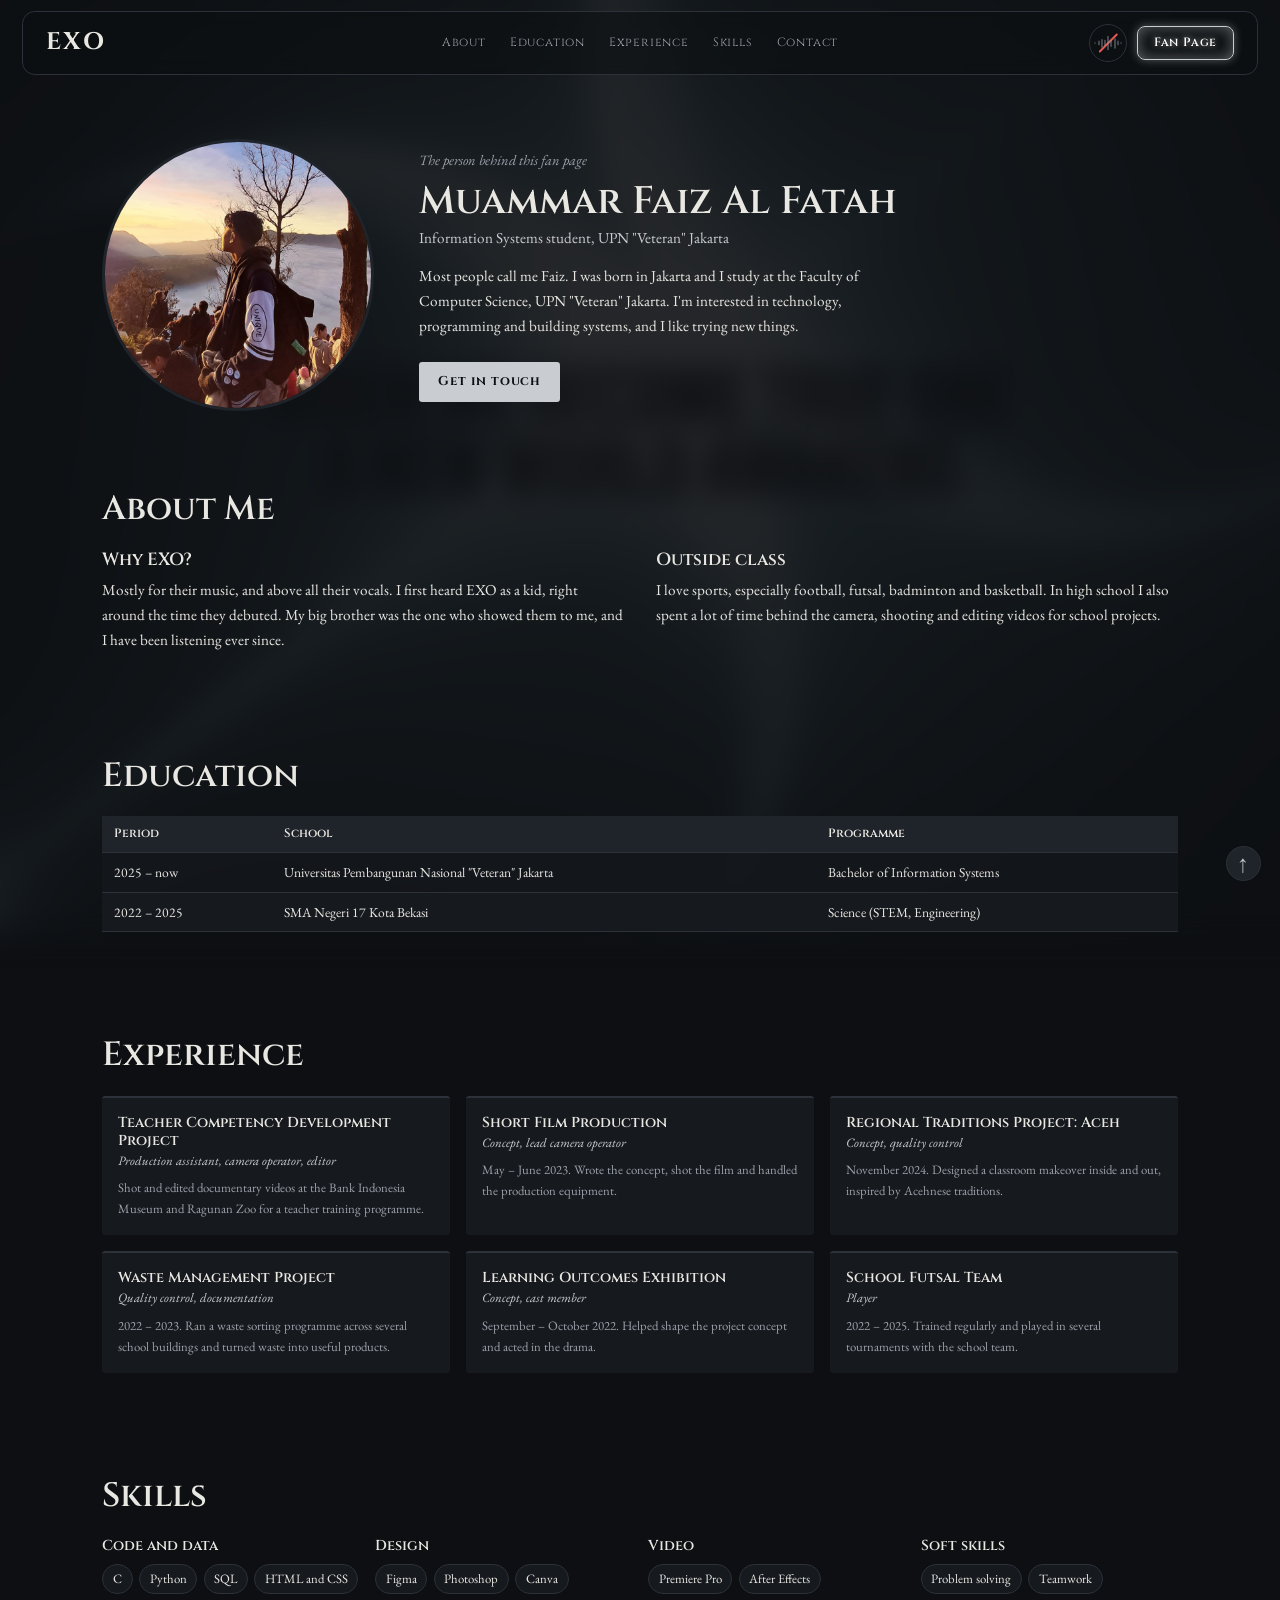
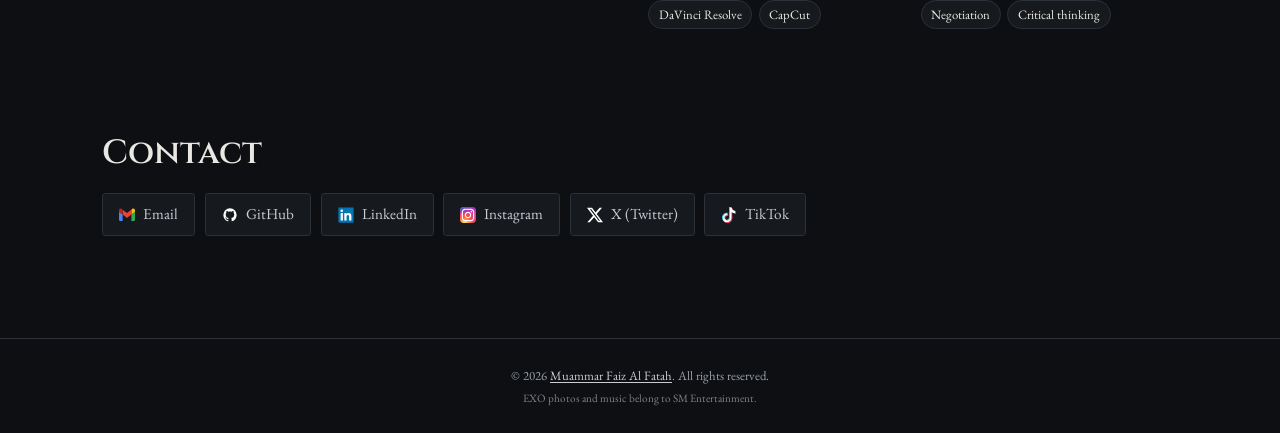
<file: profile.html>
<!DOCTYPE html>
<html lang="en">
<head>
  <meta charset="UTF-8">
  <meta name="viewport" content="width=device-width, initial-scale=1.0">
  <meta name="author" content="Muammar Faiz Al Fatah">
  <meta name="description" content="Profile of Muammar Faiz Al Fatah, creator of the EXO OT12 fan page.">
  <title>About the Creator | EXO Fan Page</title>
  <link rel="icon" href="exo12/icon.png" type="image/png">
  <link rel="preconnect" href="https://fonts.googleapis.com">
  <link rel="preconnect" href="https://fonts.gstatic.com" crossorigin>
  <link href="https://fonts.googleapis.com/css2?family=Cinzel:wght@400;600;700&family=EB+Garamond:ital,wght@0,400;0,600;1,400&family=Gowun+Batang:wght@400&display=swap" rel="stylesheet">
  <link rel="stylesheet" href="styles.css">
</head>
<body id="top" class="profile-page">

  <!-- Navbar -->
  <header class="navbar">
    <a href="index.html" class="logo">EXO</a>
    <nav>
      <ul>
        <li><a href="#about-me">About</a></li>
        <li><a href="#education">Education</a></li>
        <li><a href="#experience">Experience</a></li>
        <li><a href="#skills">Skills</a></li>
        <li><a href="#contact">Contact</a></li>
      </ul>
    </nav>
    <!-- musik latar -->
    <div class="nav-actions">
      <button type="button" class="music-toggle" id="music-toggle" aria-label="Play background music" aria-pressed="false" title="Play music">
        <span class="wave" aria-hidden="true"><i style="--h: 2px; --d: 0s"></i><i style="--h: 6px; --d: -0.3s"></i><i style="--h: 11px; --d: -0.7s"></i><i style="--h: 8px; --d: -0.15s"></i><i style="--h: 18px; --d: -0.5s"></i><i style="--h: 9px; --d: -0.9s"></i><i style="--h: 13px; --d: -0.25s"></i><i style="--h: 6px; --d: -0.6s"></i><i style="--h: 2px; --d: -0.4s"></i></span>
      </button>
      <audio id="bg-music" src="audio/background%20audio.mp3" loop preload="auto"></audio>
      <a href="index.html" class="nav-highlight">Fan Page</a>
    </div>
  </header>

  <main>

    <!-- Profil -->
    <section class="profile-hero">
      <img src="personal/profile.jpeg" alt="Faiz standing on a mountain, watching the sunrise" class="profile-photo">
      <div class="profile-text">
        <p class="greeting">The person behind this fan page</p>
        <h1>Muammar Faiz Al Fatah</h1>
        <p class="profile-role">Information Systems student, UPN "Veteran" Jakarta</p>
        <p>
          Most people call me Faiz. I was born in Jakarta and I study at the Faculty of Computer Science,
          UPN "Veteran" Jakarta. I'm interested in technology, programming and building systems, and I like
          trying new things.
        </p>
        <a href="#contact" class="btn">Get in touch</a>
      </div>
    </section>

    <!-- About Me -->
    <section id="about-me" class="section">
      <h2>About Me</h2>
      <div class="two-columns">
        <div>
          <h3>Why EXO?</h3>
          <p>
            Mostly for their music, and above all their vocals. I first heard EXO as a kid, right around the time
            they debuted. My big brother was the one who showed them to me, and I have been listening ever since.
          </p>
        </div>
        <div>
          <h3>Outside class</h3>
          <p>
            I love sports, especially football, futsal, badminton and basketball. In high school I also spent a lot
            of time behind the camera, shooting and editing videos for school projects.
          </p>
        </div>
      </div>
    </section>

    <!-- Education -->
    <section id="education" class="section">
      <h2>Education</h2>
      <div class="table-wrapper">
        <table class="table">
          <thead>
            <tr>
              <th scope="col">Period</th>
              <th scope="col">School</th>
              <th scope="col">Programme</th>
            </tr>
          </thead>
          <tbody>
            <tr>
              <td>2025 – now</td>
              <td>Universitas Pembangunan Nasional "Veteran" Jakarta</td>
              <td>Bachelor of Information Systems</td>
            </tr>
            <tr>
              <td>2022 – 2025</td>
              <td>SMA Negeri 17 Kota Bekasi</td>
              <td>Science (STEM, Engineering)</td>
            </tr>
          </tbody>
        </table>
      </div>
    </section>

    <!-- Experience -->
    <section id="experience" class="section">
      <h2>Experience</h2>
      <div class="experience-grid">
        <article class="experience-card">
          <h3>Teacher Competency Development Project</h3>
          <p class="role">Production assistant, camera operator, editor</p>
          <p>Shot and edited documentary videos at the Bank Indonesia Museum and Ragunan Zoo for a teacher training programme.</p>
        </article>
        <article class="experience-card">
          <h3>Short Film Production</h3>
          <p class="role">Concept, lead camera operator</p>
          <p><time datetime="2023-05">May – June 2023</time>. Wrote the concept, shot the film and handled the production equipment.</p>
        </article>
        <article class="experience-card">
          <h3>Regional Traditions Project: Aceh</h3>
          <p class="role">Concept, quality control</p>
          <p><time datetime="2024-11">November 2024</time>. Designed a classroom makeover inside and out, inspired by Acehnese traditions.</p>
        </article>
        <article class="experience-card">
          <h3>Waste Management Project</h3>
          <p class="role">Quality control, documentation</p>
          <p><time datetime="2022">2022 – 2023</time>. Ran a waste sorting programme across several school buildings and turned waste into useful products.</p>
        </article>
        <article class="experience-card">
          <h3>Learning Outcomes Exhibition</h3>
          <p class="role">Concept, cast member</p>
          <p><time datetime="2022-09">September – October 2022</time>. Helped shape the project concept and acted in the drama.</p>
        </article>
        <article class="experience-card">
          <h3>School Futsal Team</h3>
          <p class="role">Player</p>
          <p><time datetime="2022">2022 – 2025</time>. Trained regularly and played in several tournaments with the school team.</p>
        </article>
      </div>
    </section>

    <!-- Skills -->
    <section id="skills" class="section">
      <h2>Skills</h2>
      <div class="skills-grid">
        <div>
          <h3>Code and data</h3>
          <ul>
            <li>C</li>
            <li>Python</li>
            <li>SQL</li>
            <li>HTML and CSS</li>
          </ul>
        </div>
        <div>
          <h3>Design</h3>
          <ul>
            <li>Figma</li>
            <li>Photoshop</li>
            <li>Canva</li>
          </ul>
        </div>
        <div>
          <h3>Video</h3>
          <ul>
            <li>Premiere Pro</li>
            <li>After Effects</li>
            <li>DaVinci Resolve</li>
            <li>CapCut</li>
          </ul>
        </div>
        <div>
          <h3>Soft skills</h3>
          <ul>
            <li>Problem solving</li>
            <li>Teamwork</li>
            <li>Negotiation</li>
            <li>Critical thinking</li>
          </ul>
        </div>
      </div>
    </section>

    <!-- Contact -->
    <section id="contact" class="section">
      <h2>Contact</h2>
      <ul class="contact-list">
        <li><a href="mailto:faizalfatah07@gmail.com"><img src="icon/gmail.svg" alt="" class="icon">Email</a></li>
        <li><a href="https://github.com/Faiz-iigle" target="_blank" rel="noopener"><img src="icon/github.svg" alt="" class="icon icon-white">GitHub</a></li>
        <li><a href="https://www.linkedin.com/in/muammar-al-fatah-97002a374/" target="_blank" rel="noopener"><img src="icon/linkedin.svg" alt="" class="icon">LinkedIn</a></li>
        <li><a href="https://www.instagram.com/faizalfatah._/" target="_blank" rel="noopener"><img src="icon/instagram.svg" alt="" class="icon">Instagram</a></li>
        <li><a href="https://x.com/iigle_" target="_blank" rel="noopener"><img src="icon/x.svg" alt="" class="icon icon-white">X (Twitter)</a></li>
        <li><a href="https://www.tiktok.com/@faizasli._" target="_blank" rel="noopener"><img src="icon/tiktok.svg" alt="" class="icon">TikTok</a></li>
      </ul>
    </section>

  </main>

  <!-- Footer -->
  <footer class="footer">
    <p>&copy; <span id="year">2026</span> <a href="profile.html">Muammar Faiz Al Fatah</a>. All rights reserved.</p>
    <p class="footer-note">EXO photos and music belong to SM Entertainment.</p>
  </footer>

  <script>
    // tahun footer
    document.getElementById("year").textContent = new Date().getFullYear();

    // musik latar
    var music = document.getElementById("bg-music");
    var musicBtn = document.getElementById("music-toggle");
    var pausedByUser = false;
    music.volume = 0.5;

    function setMusicState(isPlaying) {
      musicBtn.classList.toggle("playing", isPlaying);
      musicBtn.setAttribute("aria-pressed", isPlaying);
      musicBtn.setAttribute("aria-label", isPlaying ? "Pause background music" : "Play background music");
      musicBtn.title = isPlaying ? "Pause music" : "Play music";
    }

    // kalau gagal play (tab lama didiamkan), load ulang audionya
    function playMusic() {
      return music.play().catch(function (err) {
        if (err.name === "NotAllowedError") throw err;
        music.load();
        return music.play();
      });
    }

    // autoplay diblokir browser -> mulai pas user klik / tekan tombol
    var unlockEvents = ["pointerdown", "keydown", "touchstart"];
    function unlockMusic(e) {
      unlockEvents.forEach(function (name) {
        document.removeEventListener(name, unlockMusic, true);
      });
      if (musicBtn.contains(e.target)) return;
      if (!pausedByUser && music.paused) playMusic().catch(function () {});
    }

    playMusic().catch(function () {
      unlockEvents.forEach(function (name) {
        document.addEventListener(name, unlockMusic, true);
      });
    });

    musicBtn.addEventListener("click", function () {
      if (music.paused) {
        pausedByUser = false;
        playMusic().catch(function () {});
      } else {
        pausedByUser = true;
        music.pause();
      }
    });

    // balik ke tab, lanjut lagi (kecuali di-pause)
    document.addEventListener("visibilitychange", function () {
      if (!document.hidden && !pausedByUser && music.paused && navigator.userActivation && navigator.userActivation.hasBeenActive) {
        playMusic().catch(function () {});
      }
    });

    music.addEventListener("play", function () { setMusicState(true); });
    music.addEventListener("pause", function () { setMusicState(false); });
  </script>

  <!-- Tombol kembali ke atas -->
  <a href="#top" class="back-to-top" title="Back to top">&#8593;</a>

</body>
</html>
</file>
<file: styles.css>
/* EXO Fan Page: stylesheet untuk index.html dan profile.html */

/* Warna utama (diambil dari poster EXO) */
:root {
  --bg: #0d0f12;
  --card: #16191e;
  --card-light: #1f232a;
  --border: #2c313a;
  --text: #e9e7e2;
  --text-muted: #9ba1aa;
  --silver: #c9ccd1;
  --red: #e05a52; /* lebih terang agar lolos kontras WCAG AA */
}

/* Reset */
* {
  margin: 0;
  padding: 0;
  box-sizing: border-box;
}

html {
  scroll-behavior: smooth;
  scroll-padding-top: 89.6px; /* tinggi navbar, agar judul section tidak tertutup */
  background-color: var(--bg);
  overflow-x: hidden; /* cegah scroll horizontal dari background yang di-zoom */
}

/* Font isi; Gowun Batang untuk huruf Korea */
body {
  color: var(--text);
  font-family: "EB Garamond", "Gowun Batang", serif;
  font-size: 15.2px;
  line-height: 1.65;
}

/* Font judul */
h1, h2, h3, h4 {
  font-family: "Cinzel", "Gowun Batang", serif;
  font-weight: 600;
  line-height: 1.25;
}

img {
  display: block;
  max-width: 100%;
}

a {
  color: var(--silver);
}

::selection {
  background-color: var(--silver);
  color: var(--bg);
}

/* ---------- Background ---------- */
/* Lapisan 1: poster + gradient gelap di bawah */
body::before {
  content: "";
  position: fixed;
  inset: 0;
  z-index: -2;
  background-image:
    linear-gradient(
      to bottom,
      rgba(13, 15, 18, 0) 0,
      rgba(13, 15, 18, 0) 45%,
      rgba(13, 15, 18, 0.75) 80%,
      rgba(13, 15, 18, 0.85) 100%
    ),
    url("exo12/background/background.jpg");
  background-size: cover;
  background-position: center;
}

/* Lapisan 2: poster blur, muncul perlahan saat di-scroll.
   Hanya opacity yang dianimasikan agar scroll tetap ringan. */
body::after {
  content: "";
  position: fixed;
  inset: -38.4px;
  z-index: -1;
  background-image:
    linear-gradient(rgba(13, 15, 18, 0.94), rgba(13, 15, 18, 0.94)),
    url("exo12/background/background.jpg");
  background-size: cover;
  background-position: center;
  filter: blur(12.8px);
  animation: bg-fade ease-out both;
  animation-timeline: scroll(root);
  animation-range: 0 70vh;
  will-change: opacity;
}

@keyframes bg-fade {
  from {
    opacity: 0;
  }
  to {
    opacity: 1;
  }
}

/* Halaman profil: blur langsung penuh */
.profile-page::after {
  animation: none;
  background-image:
    linear-gradient(rgba(13, 15, 18, 0.9), rgba(13, 15, 18, 0.9)),
    url("exo12/background/background.jpg");
}

/* ---------- Navbar ---------- */
/* Grid 3 kolom: logo | menu | aksi */
.navbar {
  position: sticky;
  top: 9.6px;
  z-index: 10;
  display: grid;
  grid-template-columns: 1fr auto 1fr;
  align-items: center;
  margin: 11.2px 22.4px 0;
  padding: 11.2px 22.4px;
  background-color: rgba(13, 15, 18, 0.6);
  backdrop-filter: blur(8px); 
  border: 1px solid var(--border);
  border-radius: 12.8px;
}

.logo {
  font-family: "Cinzel", serif;
  font-size: 24px;
  font-weight: 700;
  letter-spacing: 2.4px;
  color: var(--text);
  text-decoration: none;
}

.navbar ul {
  display: flex;
  gap: 4.8px;
  list-style: none;
}

.navbar nav a {
  display: block;
  padding: 4.8px 9.6px;
  font-family: "Cinzel", serif;
  font-size: 12px;
  letter-spacing: 0.8px;
  color: var(--text-muted);
  text-decoration: none;
  border-radius: 6.4px;
  transition: background-color 0.25s, color 0.25s, letter-spacing 0.25s, box-shadow 0.25s;
}

.navbar nav a:hover {
  background-color: var(--silver);
  color: var(--bg);
  letter-spacing: 2px;
  box-shadow: 0 0 12.8px rgba(201, 204, 209, 0.6);
}

/* Tombol Creator / Fan Page */
.nav-highlight {
  padding: 6.4px 16px;
  font-family: "Cinzel", serif;
  font-size: 12px;
  font-weight: 600;
  letter-spacing: 0.8px;
  color: #ffffff;
  text-decoration: none;
  border: 1px solid var(--silver);
  border-radius: 8px;
  text-shadow: 0 0 6.4px rgba(255, 255, 255, 0.7);
  box-shadow: 0 0 9.6px rgba(201, 204, 209, 0.4), inset 0 0 14.4px rgba(201, 204, 209, 0.45);
  animation: glow-pulse 2.8s ease-in-out infinite;
  transition: background-color 0.2s, color 0.2s;
}

.nav-highlight:hover {
  background-color: var(--silver);
  color: var(--bg);
  text-shadow: none;
  animation: none;
}

/* musik + creator */
.nav-actions {
  justify-self: end;
  display: flex;
  align-items: center;
  gap: 9.6px;
}

/* ---------- Tombol musik ---------- */
.music-toggle {
  position: relative;
  display: flex;
  align-items: center;
  justify-content: center;
  width: 38.4px;
  height: 38.4px;
  padding: 0;
  background: transparent;
  border: 1px solid var(--border);
  border-radius: 50%;
  cursor: pointer;
  transition: border-color 0.3s, box-shadow 0.3s, background-color 0.3s;
}

.music-toggle:hover {
  border-color: var(--silver);
}

.music-toggle:focus-visible {
  outline: 2px solid var(--silver);
  outline-offset: 3px;
}

/* glow pas play */
.music-toggle.playing {
  border-color: var(--silver);
  background-color: rgba(201, 204, 209, 0.08);
  animation: music-glow 2s ease-in-out infinite;
}

@keyframes music-glow {
  0%, 100% { box-shadow: 0 0 6.4px rgba(201, 204, 209, 0.35), inset 0 0 6.4px rgba(201, 204, 209, 0.2); }
  50%      { box-shadow: 0 0 16px rgba(201, 204, 209, 0.75), inset 0 0 9.6px rgba(201, 204, 209, 0.35); }
}

/* --h & --d diatur di HTML */
.wave {
  display: flex;
  align-items: center;
  gap: 1.6px;
  height: 19.2px;
}

.wave i {
  display: block;
  width: 1.6px;
  height: var(--h);
  min-height: 1.6px;
  background-color: var(--text-muted);
  border-radius: 1.6px;
  opacity: 0.4;
  transform: scaleY(0.8);
  transform-origin: center;
  transition: background-color 0.3s, opacity 0.3s, transform 0.3s;
}

/* gelombang gerak pas play */
.music-toggle.playing .wave i {
  background-color: var(--silver);
  opacity: 1;
  animation: wave-play 0.9s ease-in-out infinite;
  animation-delay: var(--d);
}

@keyframes wave-play {
  0%, 100% { transform: scaleY(0.3); }
  50%      { transform: scaleY(1); }
}

/* coret pas pause */
.music-toggle::before {
  content: "";
  position: absolute;
  top: 50%;
  left: 50%;
  width: 25.6px;
  height: 1.6px;
  background-color: var(--red);
  border-radius: 1.6px;
  box-shadow: 0 0 0 1.6px var(--bg);
  transform: translate(-50%, -50%) rotate(-45deg) scaleX(1);
  transition: transform 0.25s, opacity 0.25s;
}

.music-toggle.playing::before {
  opacity: 0;
  transform: translate(-50%, -50%) rotate(-45deg) scaleX(0);
}

@keyframes glow-pulse {
  0%, 100% {
    background-color: rgba(201, 204, 209, 0.18);
    box-shadow: 0 0 8px rgba(201, 204, 209, 0.35), inset 0 0 11.2px rgba(201, 204, 209, 0.35);
  }
  50% {
    background-color: rgba(201, 204, 209, 0.38);
    box-shadow: 0 0 19.2px rgba(201, 204, 209, 0.65), inset 0 0 19.2px rgba(201, 204, 209, 0.6);
  }
}

/* ---------- Hero ---------- */
.hero {
  padding: 58vh 38.4px 76.8px;
  text-align: center;
}

.hero-content {
  max-width: 624px;
  margin: 0 auto;
}

.greeting {
  color: var(--text-muted);
  font-size: 14.4px;
  font-style: italic;
  margin-bottom: 6.4px;
}

.hero h1 {
  font-size: 102.4px;
  font-weight: 700;
  letter-spacing: 6.4px;
  color: #f4f5f7;
  text-shadow: 0 0 19.2px rgba(201, 204, 209, 0.55), 0 0 48px rgba(201, 204, 209, 0.25);
}

.hero-text {
  font-size: 16.4px;
  margin-bottom: 12.8px;
}

.hero h1 + .hero-text {
  margin-top: 9.6px;
}

.hero .btn {
  margin-top: 12.8px;
}

.btn {
  display: inline-block;
  padding: 9.6px 19.2px;
  font-family: "Cinzel", serif;
  font-size: 12.8px;
  font-weight: 700;
  letter-spacing: 0.8px;
  background-color: var(--silver);
  color: var(--bg);
  text-decoration: none;
  border-radius: 3.2px;
  transition: background-color 0.2s;
}

.btn:hover {
  background-color: #ffffff;
}

/* ---------- Section ---------- */
.section {
  max-width: 1152px;
  margin: 0 auto;
  padding: 76.8px 38.4px 25.6px;
}

.section h2 {
  font-size: 33.6px;
  margin-bottom: 19.2px;
}

.intro {
  max-width: 512px;
  color: var(--text-muted);
  margin-bottom: 32px;
}

/* ---------- About ---------- */
.about-content {
  display: grid;
  grid-template-columns: 3fr 2fr;
  gap: 44.8px;
}

.about-text p {
  margin-bottom: 12.8px;
}

.facts {
  background-color: var(--card);
  border-left: 2.4px solid var(--silver);
  padding: 6.4px 19.2px;
}

.facts div {
  padding: 9.6px 0;
  border-bottom: 1px solid var(--border);
}

.facts div:last-child {
  border-bottom: none;
}

.facts dt {
  font-size: 12px;
  color: var(--text-muted);
}

.records {
  padding-left: 14.4px;
}

.records li {
  margin-bottom: 4.8px;
}

.records li::marker {
  color: var(--silver);
}

/* ---------- Members ---------- */
.unit {
  display: flex;
  align-items: flex-start;
  gap: 25.6px;
  margin-bottom: 57.6px;
}

/* EXO-M: posisi foto dibalik */
.unit-m {
  flex-direction: row-reverse;
}

.unit-photo {
  flex: 0 0 44%;
}

.unit-photo img {
  width: 100%;
  border-radius: 4.8px;
}

.unit-photo figcaption {
  padding-top: 11.2px;
}

.unit-photo h3 {
  font-size: 25.6px;
}

.unit-photo p {
  font-size: 12.8px;
  color: var(--text-muted);
}

.member-grid {
  flex: 1;
  display: grid;
  grid-template-columns: repeat(3, 1fr);
  gap: 16px;
}

.member {
  position: relative;
  overflow: hidden;
  background-color: var(--card);
  border: 1px solid transparent;
  border-radius: 4.8px;
  padding: 8px 8px 12.8px;
  transition: transform 0.3s, border-color 0.3s, box-shadow 0.3s;
}

.member:hover {
  transform: translateY(-4.8px);
  border-color: var(--silver);
  box-shadow: 0 9.6px 22.4px rgba(0, 0, 0, 0.5);
}

.member-photo {
  position: relative;
  overflow: hidden;
  margin-bottom: 9.6px;
  border-radius: 3.2px;
}

/* hanya foto member, bukan ikon simbol */
.member-photo > img {
  width: 100%;
  aspect-ratio: 3 / 4;
  object-fit: cover;
  object-position: top;
  filter: grayscale(40%);
  transition: filter 0.4s, transform 0.4s;
}

.member:hover .member-photo > img {
  filter: grayscale(0%);
  transform: scale(1.08);
}

/* Simbol kekuatan member */
.symbol {
  position: absolute;
  top: 6.4px;
  left: 6.4px;
  width: 35.2px;
  height: 35.2px;
  padding: 5.6px;
  background-color: rgba(13, 15, 18, 0.8);
  border: 1px solid var(--border);
  border-radius: 50%;
  box-shadow: 0 0 8px rgba(201, 204, 209, 0.25);
  z-index: 3;
  transition: opacity 0.3s;
}

.member:hover .symbol {
  opacity: 0;
}

/* ikon hitam dibuat putih */
.symbol img {
  width: 100%;
  height: 100%;
  object-fit: contain;
  filter: invert(1);
}

/* Panel detail member (muncul saat hover) */
.member-detail {
  position: absolute;
  inset: 0;
  z-index: 2;
  display: flex;
  flex-direction: column;
  justify-content: flex-end;
  align-items: flex-start;
  gap: 3.2px;
  padding: 9.6px;
  overflow: hidden;
  background: linear-gradient(
    to bottom,
    rgba(13, 15, 18, 0) 0%,
    rgba(13, 15, 18, 0.55) 18%,
    rgba(13, 15, 18, 0.92) 42%,
    rgba(13, 15, 18, 0.97) 100%
  );
  opacity: 0;
  transform: translateY(19.2px);
  transition: opacity 0.35s, transform 0.35s;
}

/* :focus-within agar panel juga muncul saat navigasi keyboard */
.member:hover .member-detail,
.member:focus-within .member-detail {
  opacity: 1;
  transform: translateY(0);
}

.power {
  font-family: "Cinzel", serif;
  font-size: 16px;
  font-weight: 700;
  line-height: 1.15;
  color: #f4f5f7;
  text-shadow: 0 0 9.6px rgba(201, 204, 209, 0.5);
}

.power span {
  display: block;
  font-family: "EB Garamond", serif;
  font-size: 10.4px;
  font-weight: 400;
  letter-spacing: 0.8px;
  text-transform: uppercase;
  color: var(--text-muted);
}

.power-text {
  font-size: 11.6px;
  line-height: 1.3;
}

.member-social {
  display: flex;
  flex-wrap: wrap;
  gap: 4px;
  margin-top: 4.8px;
  list-style: none;
}

.member-social a {
  display: flex;
  justify-content: center;
  align-items: center;
  width: 22.4px;
  height: 22.4px;
  background-color: rgba(31, 35, 42, 0.9);
  border: 1px solid var(--border);
  border-radius: 6.4px;
  transition: border-color 0.2s, transform 0.2s;
}

.member-social a:hover {
  border-color: var(--silver);
  transform: translateY(-1.6px);
}

.member h4 {
  font-size: 16px;
  padding: 0 3.2px;
  transition: color 0.3s;
}

.member:hover h4 {
  color: #ffffff;
}

.member h4 span {
  font-family: "Gowun Batang", serif;
  font-size: 11.2px;
  font-weight: 400;
  color: var(--text-muted);
}

.real-name {
  padding: 0 3.2px;
  font-size: 12.8px;
  color: var(--text-muted);
}

.left-status {
  padding: 0 3.2px;
  font-size: 11.2px;
  color: var(--red);
}

.member-data {
  width: 100%;
  display: grid;
  grid-template-columns: auto 1fr;
  gap: 0 6.4px;
  margin-top: 1.6px;
  padding-top: 4.8px;
  font-size: 10.8px;
  line-height: 1.35;
  border-top: 1px solid var(--border);
}

.member-data dt {
  color: var(--text-muted);
}

.unknown {
  color: #646a73;
  font-style: italic;
}

.accounts {
  display: flex;
  flex-wrap: wrap;
  gap: 4.8px;
  margin-top: 3.2px;
  list-style: none;
}

.icon {
  width: 12.8px;
  height: 12.8px;
  object-fit: contain;
  flex-shrink: 0;
}

/* ikon hitam dibuat putih */
.icon-white {
  filter: invert(1);
}

.icon-rounded {
  border-radius: 3.2px;
}

.accounts a:hover .icon-white {
  filter: none;
}

.accounts a {
  display: flex;
  align-items: center;
  gap: 4.8px;
  padding: 1.6px 8px;
  font-size: 12px;
  text-decoration: none;
  border: 1px solid var(--border);
  border-radius: 16px;
}

.accounts a:hover {
  background-color: var(--silver);
  color: var(--bg);
}

/* ---------- Tabel ---------- */
.table-wrapper {
  overflow-x: auto;
}

.table {
  width: 100%;
  border-collapse: collapse;
  font-size: 13.6px;
  background-color: rgba(22, 25, 30, 0.6);
}

.table th,
.table td {
  padding: 8px 11.2px;
  text-align: left;
  border-bottom: 1px solid var(--border);
}

.table th {
  font-family: "Cinzel", serif;
  font-size: 12px;
  background-color: var(--card-light);
  font-weight: 600;
}

.table tbody tr:nth-child(even) {
  background-color: var(--card);
}

.table tbody tr:hover {
  background-color: var(--card-light);
}

/* ---------- Catatan lineup ---------- */
.note {
  margin-top: 38.4px;
  padding: 19.2px 22.4px;
  background-color: var(--card);
  border-left: 2.4px solid var(--red);
}

.note h3 {
  font-size: 19.2px;
  margin-bottom: 6.4px;
}

.note p + p {
  margin-top: 9.6px;
}

/* ---------- Discography ---------- */
.album-grid {
  display: grid;
  grid-template-columns: repeat(6, 1fr);
  gap: 22.4px 19.2px;
}

.album {
  position: relative;
  color: var(--text);
  text-decoration: none;
}

.album img {
  width: 100%;
  aspect-ratio: 1 / 1;
  object-fit: cover;
  margin-bottom: 8px;
  box-shadow: 0 4.8px 14.4px rgba(0, 0, 0, 0.45);
  transition: transform 0.25s;
}

.album:hover img {
  transform: translateY(-4.8px);
}

.album h3 {
  font-size: 13.6px;
}

.album p {
  font-size: 12px;
  color: var(--text-muted);
}

.version {
  position: absolute;
  top: 6.4px;
  right: 6.4px;
  padding: 0.8px 6.4px;
  font-size: 10.4px;
  color: var(--bg);
  background-color: var(--silver);
  border-radius: 2.4px;
  transition: transform 0.25s;
}

.album:hover .version {
  transform: translateY(-4.8px);
}

/* ---------- Music videos ---------- */
.mv-featured {
  display: grid;
  grid-template-columns: 2fr 1fr;
  gap: 25.6px;
  align-items: end;
  margin-bottom: 44.8px;
}

.mv-featured iframe {
  width: 100%;
  aspect-ratio: 16 / 9;
  border: none;
  border-radius: 4.8px;
}

.mv-featured h3 {
  font-size: 33.6px;
}

.mv-featured p {
  color: var(--text-muted);
}

.label-new {
  display: inline-block;
  padding: 1.6px 8px;
  font-size: 11.2px;
  color: var(--bg);
  background-color: var(--silver);
  border-radius: 2.4px;
}

.mv-grid {
  display: grid;
  grid-template-columns: repeat(5, 1fr);
  gap: 22.4px 16px;
}

.mv-thumb {
  position: relative;
  display: block;
  overflow: hidden;
  margin-bottom: 8px;
  border-radius: 3.2px;
}

.mv-thumb img {
  width: 100%;
  aspect-ratio: 16 / 9;
  object-fit: cover;
  transition: transform 0.3s, filter 0.3s;
}

/* tombol play */
.mv-thumb::after {
  content: "\25B6";
  position: absolute;
  top: 50%;
  left: 50%;
  width: 41.6px;
  height: 41.6px;
  margin: -20.8px 0 0 -20.8px;
  display: flex;
  justify-content: center;
  align-items: center;
  font-size: 16px;
  color: var(--bg);
  background-color: var(--silver);
  border-radius: 50%;
  opacity: 0;
  transition: opacity 0.3s;
}

.mv-thumb:hover img {
  transform: scale(1.06);
  filter: brightness(0.6);
}

.mv-thumb:hover::after {
  opacity: 1;
}

.mv-year {
  position: absolute;
  left: 6.4px;
  bottom: 6.4px;
  padding: 0 6.4px;
  font-size: 11.2px;
  font-weight: 600;
  color: var(--text);
  background-color: rgba(13, 15, 18, 0.85);
  border-radius: 2.4px;
}

.mv h3 {
  font-size: 13.6px;
}

.mv h3 span {
  font-family: "Gowun Batang", serif;
  font-size: 10.4px;
  font-weight: 400;
  color: var(--text-muted);
}

.mv p {
  font-size: 12px;
  color: var(--text-muted);
}

.mv-versions {
  display: flex;
  gap: 4.8px;
  margin-top: 4.8px;
}

.mv-versions a,
.mv-versions span {
  padding: 0 6.4px;
  font-size: 11.2px;
  text-decoration: none;
  border: 1px solid var(--border);
  border-radius: 2.4px;
}

.mv-versions span {
  color: var(--text-muted);
}

.mv-versions a:hover {
  background-color: var(--silver);
  color: var(--bg);
}

/* ---------- Timeline ---------- */
.timeline {
  columns: 2;
  column-gap: 51.2px;
}

.year {
  position: relative;
  display: grid;
  grid-template-columns: 72px 1fr;
  padding-bottom: 28.8px;
  break-inside: avoid;
}

/* garis timeline, satu ruas per tahun */
.year::before {
  content: "";
  position: absolute;
  top: 8px;
  bottom: 0;
  left: 72px;
  width: 1.6px;
  background-color: var(--border);
}

.year h3 {
  font-size: 20.8px;
  color: var(--silver);
}

.year ol {
  list-style: none;
  padding-left: 25.6px;
}

.year li {
  position: relative;
  margin-bottom: 11.2px;
}

.year li::before {
  content: "";
  position: absolute;
  left: -29.6px;
  top: 6.4px;
  width: 9.6px;
  height: 9.6px;
  background-color: var(--silver);
  border-radius: 50%;
}

.year time {
  display: block;
  font-size: 12.8px;
  font-weight: 600;
  color: var(--silver);
}

/* kejadian yang akan datang */
.year li.upcoming::before {
  background-color: var(--bg);
  border: 2px solid var(--silver);
}

.upcoming time::after {
  content: " (coming soon)";
  font-weight: 400;
  color: var(--red);
}

/* ---------- Gallery ---------- */
/* masonry dengan CSS columns */
.gallery {
  columns: 3 120px;
  column-gap: 22.4px;
}

.polaroid {
  display: block;
  position: relative;
  margin-bottom: -4.8px;
  padding: 9.6px 9.6px 22.4px;
  background-color: var(--text);
  box-shadow: 0 8px 19.2px rgba(0, 0, 0, 0.55);
  break-inside: avoid;
  transform: rotate(var(--miring)) translateX(var(--geser));
  transition: transform 0.35s, box-shadow 0.35s;
}

.polaroid:nth-child(5n + 1) { --miring: -3deg;   --geser: -4.8px; }
.polaroid:nth-child(5n + 2) { --miring: 2.5deg;  --geser: 6.4px; }
.polaroid:nth-child(5n + 3) { --miring: -1.5deg; --geser: 3.2px; }
.polaroid:nth-child(5n + 4) { --miring: 3.5deg;  --geser: -6.4px; }
.polaroid:nth-child(5n)     { --miring: -2deg;   --geser: 4.8px; }

.polaroid img {
  width: 100%;
  filter: grayscale(0.85) brightness(0.6);
  transition: filter 0.4s;
}

.polaroid:hover {
  z-index: 1;
  transform: scale(1.08);
  box-shadow: 0 17.6px 35.2px rgba(0, 0, 0, 0.7);
}

.polaroid:hover img {
  filter: none;
}

/* Lightbox (pakai :target) */
.lightbox {
  position: fixed;
  inset: 0;
  z-index: 20;
  display: none;
  align-items: center;
  justify-content: center;
  background-color: rgba(13, 15, 18, 0.94);
}

.lightbox:target {
  display: flex;
}

.lightbox img {
  position: relative; /* di atas .lb-close agar klik foto tidak menutup lightbox */
  max-width: 84vw;
  max-height: 84vh;
}

.lightbox a {
  font-size: 35.2px;
  line-height: 1;
  text-decoration: none;
}

/* klik area gelap untuk menutup */
.lb-close {
  position: absolute;
  inset: 0;
}

.lb-close::after {
  content: "\00d7";
  position: absolute;
  top: 16px;
  right: 25.6px;
}

.lb-prev,
.lb-next {
  position: absolute;
  top: 50%;
  padding: 12.8px;
  transform: translateY(-50%);
}

.lb-prev {
  left: 12.8px;
}

.lb-next {
  right: 12.8px;
}

/* ---------- Form ---------- */
.form-wrapper {
  display: grid;
  grid-template-columns: 1fr 1.3fr;
  gap: 44.8px;
}

.form-text p {
  color: var(--text-muted);
}

blockquote {
  margin-top: 25.6px;
  padding-left: 16px;
  border-left: 2px solid var(--silver);
  font-family: "Cinzel", serif;
  font-size: 17.6px;
}

.form {
  display: flex;
  flex-direction: column;
  gap: 6.4px;
  padding: 22.4px;
  background-color: var(--card);
  border-radius: 4.8px;
}

.form label {
  font-size: 12.8px;
}

.form input[type="text"],
.form input[type="email"],
.form select,
.form textarea {
  margin-bottom: 9.6px;
  padding: 8px 9.6px;
  font-family: inherit;
  font-size: 13.6px;
  color: var(--text);
  background-color: var(--bg);
  border: 1px solid var(--border);
  border-radius: 3.2px;
}

.form input:focus,
.form select:focus,
.form textarea:focus {
  outline: none;
  border-color: var(--silver);
}

.form ::placeholder {
  color: #646a73;
}

fieldset {
  margin-bottom: 9.6px;
  padding: 9.6px 12.8px;
  border: 1px solid var(--border);
  border-radius: 3.2px;
}

legend {
  padding: 0 4.8px;
  font-size: 12.8px;
}

fieldset label {
  display: block;
}

.form input[type="radio"],
.form input[type="checkbox"] {
  margin-right: 6.4px;
  accent-color: var(--silver);
}

.checkbox {
  margin-bottom: 9.6px;
}

.form button {
  padding: 9.6px;
  font-family: "Cinzel", serif;
  font-size: 12.8px;
  font-weight: 700;
  letter-spacing: 0.8px;
  color: var(--bg);
  background-color: var(--silver);
  border: none;
  border-radius: 3.2px;
  cursor: pointer;
}

.form button:hover {
  background-color: #ffffff;
}

/* ---------- Footer ---------- */
.footer {
  margin-top: 76.8px;
  padding: 25.6px 38.4px;
  text-align: center;
  font-size: 12.8px;
  color: var(--text-muted);
  border-top: 1px solid var(--border);
}

.footer a {
  text-underline-offset: 2.4px;
}

.footer a:hover {
  color: #ffffff;
}

.footer-note {
  margin-top: 3.2px;
  font-size: 11.2px;
  opacity: 0.8;
}

/* Tombol kembali ke atas */
.back-to-top {
  position: fixed;
  right: 19.2px;
  bottom: 19.2px;
  width: 35.2px;
  height: 35.2px;
  display: flex;
  justify-content: center;
  align-items: center;
  font-size: 17.6px;
  text-decoration: none;
  background-color: var(--card-light);
  border: 1px solid var(--border);
  border-radius: 50%;
}

.back-to-top:hover {
  background-color: var(--silver);
  color: var(--bg);
}

/* ---------- Halaman profil ---------- */
.profile-hero {
  max-width: 1152px;
  margin: 0 auto;
  padding: 64px 38.4px 0;
  display: flex;
  align-items: center;
  gap: 44.8px;
}

.profile-photo {
  width: 272px;
  height: 272px;
  object-fit: cover;
  object-position: 40% center;
  border-radius: 50%;
  border: 3.2px solid var(--card-light);
}

.profile-text h1 {
  font-size: 38.4px;
}

.profile-role {
  color: var(--silver);
  margin-bottom: 12.8px;
}

.profile-text p:not(.greeting):not(.profile-role) {
  max-width: 448px;
  margin-bottom: 22.4px;
}

.two-columns {
  display: grid;
  grid-template-columns: 1fr 1fr;
  gap: 32px;
}

.two-columns h3 {
  font-size: 17.6px;
  margin-bottom: 6.4px;
}

.experience-grid {
  display: grid;
  grid-template-columns: repeat(3, 1fr);
  gap: 16px;
}

.experience-card {
  padding: 16px;
  background-color: var(--card);
  border-top: 2px solid var(--border);
  border-radius: 3.2px;
  transition: transform 0.25s, background-color 0.25s, border-color 0.25s, box-shadow 0.25s;
}

.experience-card:hover {
  transform: translateY(-3.2px);
  background-color: var(--card-light);
  border-top-color: var(--silver);
  box-shadow: 0 8px 19.2px rgba(0, 0, 0, 0.45);
}

.experience-card h3 {
  font-size: 14.4px;
}

.role {
  margin-bottom: 6.4px;
  font-size: 12.8px;
  font-style: italic;
  color: var(--silver);
}

.experience-card p:last-child {
  font-size: 12.8px;
  color: var(--text-muted);
}

.skills-grid {
  display: grid;
  grid-template-columns: repeat(4, 1fr);
  gap: 16px;
}

.skills-grid h3 {
  font-size: 14.4px;
  margin-bottom: 9.6px;
}

.skills-grid ul {
  display: flex;
  flex-wrap: wrap;
  gap: 6.4px;
  list-style: none;
}

.skills-grid li {
  padding: 3.2px 9.6px;
  font-size: 12.8px;
  background-color: var(--card);
  border: 1px solid var(--border);
  border-radius: 16px;
  transition: background-color 0.2s, color 0.2s, border-color 0.2s, transform 0.2s;
}

.skills-grid li:hover {
  background-color: var(--silver);
  color: var(--bg);
  border-color: var(--silver);
  transform: translateY(-1.6px);
}

.contact-list {
  display: flex;
  flex-wrap: wrap;
  gap: 9.6px;
  list-style: none;
}

.contact-list a {
  display: flex;
  align-items: center;
  gap: 8px;
  padding: 8px 16px;
  text-decoration: none;
  background-color: var(--card);
  border: 1px solid var(--border);
  border-radius: 3.2px;
  transition: border-color 0.2s;
}

.contact-list a:hover {
  border-color: var(--silver);
}

.contact-list .icon {
  width: 16px;
  height: 16px;
}

/* Layar sedang */
@media (max-width: 960px) {
  .member-grid {
    grid-template-columns: repeat(2, 1fr);
  }
}

/* ---------- Layar kecil ---------- */
@media (max-width: 688px) {
  .navbar {
    grid-template-columns: 1fr;
    justify-items: center;
    gap: 6.4px;
    margin: 6.4px 9.6px 0;
    padding: 9.6px 12.8px;
  }

  .nav-actions {
    justify-self: center;
  }

  .navbar ul {
    flex-wrap: wrap;
    justify-content: center;
    gap: 3.2px;
  }

  .hero,
  .section,
  .profile-hero {
    padding-left: 16px;
    padding-right: 16px;
  }

  .hero h1 {
    font-size: 70.4px;
  }

  .about-content,
  .form-wrapper,
  .mv-featured,
  .two-columns {
    grid-template-columns: 1fr;
  }

  .unit,
  .profile-hero {
    flex-direction: column;
  }

  .unit-photo {
    flex: none;
  }

  .member-grid,
  .experience-grid,
  .skills-grid,
  .album-grid,
  .mv-grid {
    grid-template-columns: repeat(2, 1fr);
  }

  .timeline {
    columns: 1;
  }

  .year::before {
    left: 51.2px;
  }

  .year {
    grid-template-columns: 51.2px 1fr;
  }

  .profile-photo {
    width: 192px;
    height: 192px;
  }
}

/* Layar sentuh (tanpa hover) */
@media (hover: none) {
  .polaroid img {
    filter: none;
  }

  .member-detail {
    position: static;
    margin-top: 9.6px;
    padding: 9.6px 3.2px 0;
    background: none;
    opacity: 1;
    transform: none;
  }
}
</file>
